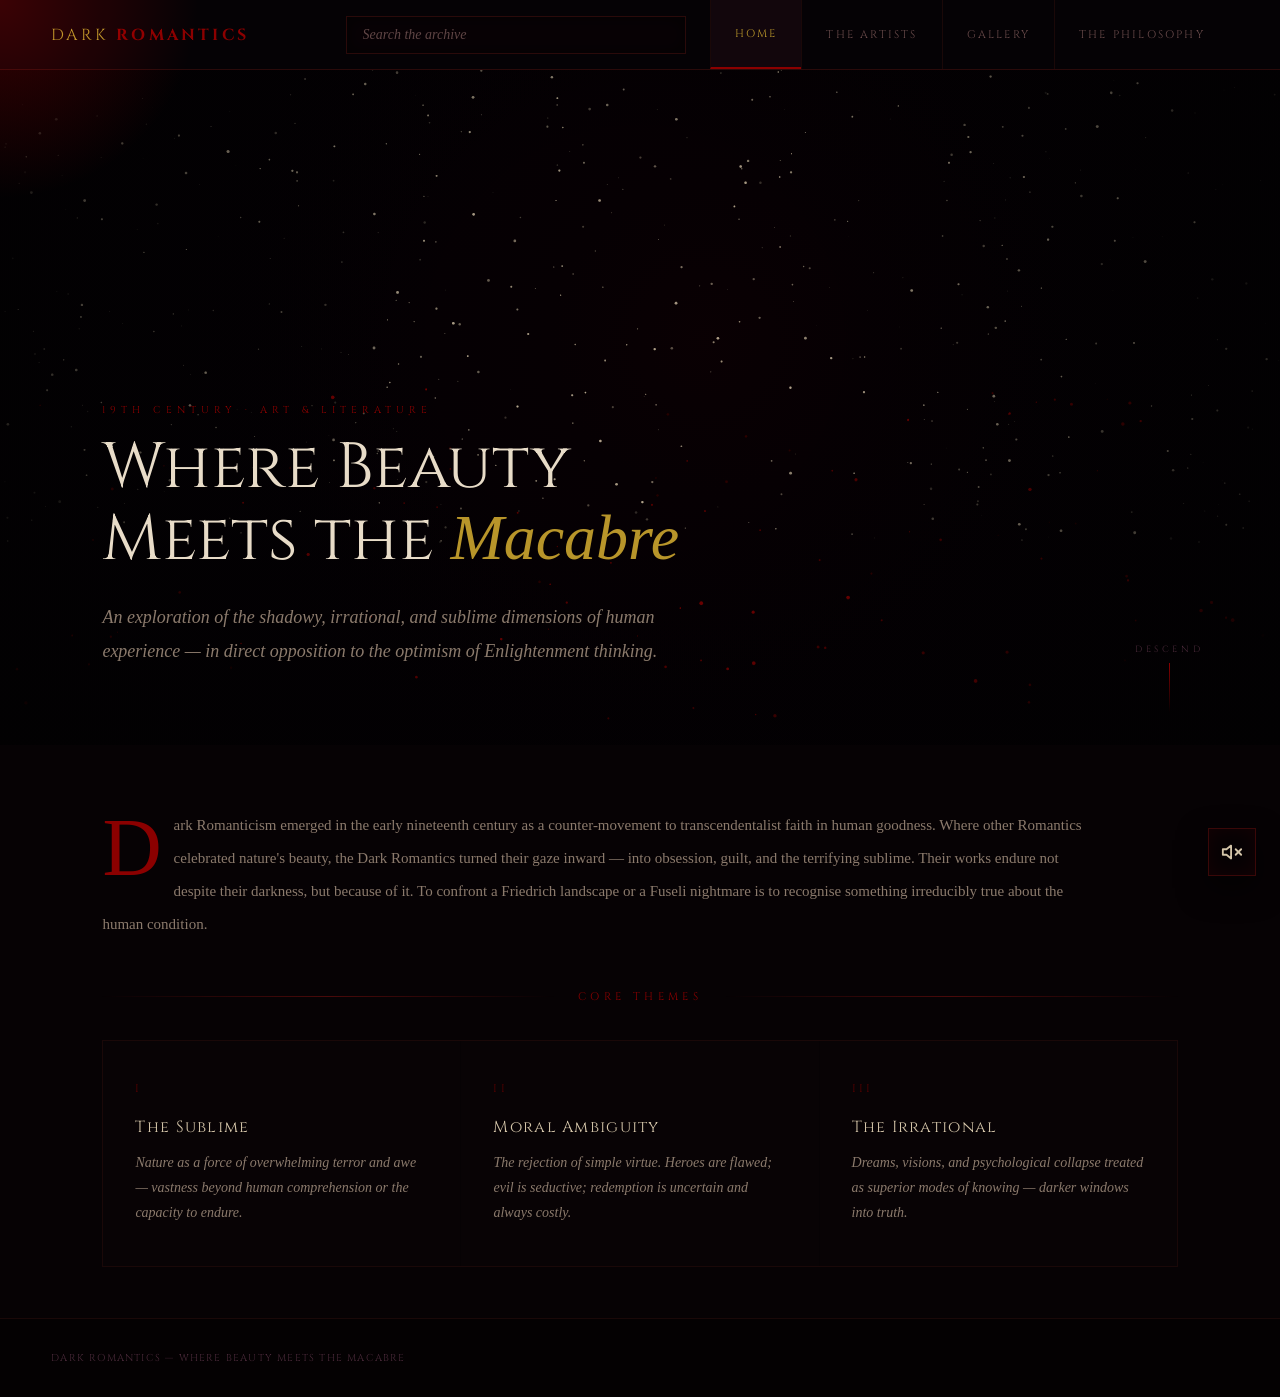
<file: index.html>
<!DOCTYPE html>
<html lang="en">

<head>
    <meta charset="UTF-8">
    <meta name="viewport" content="width=device-width, initial-scale=1.0">
    <title>Dark Romantics | The Macabre Sublime</title>
    <link rel="stylesheet" href="romantics.css">
</head>

<body>
    <div class="cursor-glow"></div>
    <audio id="bg-music" src="assets/903efba0-f496-4e59-9532-8236be4bcba6.mp3" preload="auto" loop></audio>
    <button class="music-toggle" type="button">
        <svg class="music-toggle-icon music-toggle-icon--volume-2 lucide lucide-volume-2" data-icon="lucide:volume-2"
            viewBox="0 0 24 24">
            <path d="M11 5 6 9H2v6h4l5 4V5Z"></path>
            <path d="M15.54 8.46a5 5 0 0 1 0 7.07"></path>
            <path d="M19.07 4.93a10 10 0 0 1 0 14.14"></path>
        </svg>
        <svg class="music-toggle-icon music-toggle-icon--volume-x lucide lucide-volume-x" data-icon="lucide:volume-x"
            viewBox="0 0 24 24">
            <path d="M11 5 6 9H2v6h4l5 4V5Z"></path>
            <path d="m22 9-6 6"></path>
            <path d="m16 9 6 6"></path>
        </svg>
    </button>

    <nav class="nav">
        <div class="logo flicker-text">Dark <b>Romantics</b></div>
        <div class="site-search" role="search">
            <input class="site-search-input" type="search" autocomplete="off" spellcheck="false"
                aria-label="Search Dark Romantics" placeholder="Search the archive">
            <button class="site-search-clear" type="button" aria-label="Clear search">&times;</button>
            <div class="site-search-results" role="listbox" aria-label="Search results"></div>
        </div>
        <div class="nav-links">
            <div id="n0" class="nl active" data-page="home" data-index="0">Home</div>
            <div id="n1" class="nl" data-page="artists" data-index="1">The Artists</div>
            <div id="n2" class="nl" data-page="gallery" data-index="2">Gallery</div>
            <div id="n3" class="nl" data-page="phil" data-index="3">The Philosophy</div>
        </div>
    </nav>

    <div class="pg on" id="pg-home">
        <div class="hero">
            <canvas id="hero-canvas" class="hero-canvas-el"></canvas>
            <div class="vignette"></div>
            <div class="hero-txt parallax-layer" data-speed="0.3">
                <div class="eyebrow slide-up delay-1">19th Century · Art & Literature</div>
                <div class="h1 flicker-text slide-up delay-1">Where Beauty<br>Meets the <i>Macabre</i></div>
                <p class="hero-sub slide-up delay-2">An exploration of the shadowy, irrational, and sublime dimensions
                    of human
                    experience — in direct opposition to the optimism of Enlightenment thinking.</p>
            </div>
            <div class="scroll-hint"><span>Descend</span>
                <div class="scroll-line"></div>
            </div>
        </div>

        <div class="hcontent slide-up">
            <p class="body-txt drop-cap">Dark Romanticism emerged in the early nineteenth century as a counter-movement
                to transcendentalist faith in human goodness. Where other Romantics celebrated nature's beauty, the Dark
                Romantics turned their gaze inward — into obsession, guilt, and the terrifying sublime. Their works
                endure not despite their darkness, but because of it. To confront a Friedrich landscape or a Fuseli
                nightmare is to recognise something irreducibly true about the human condition.</p>

            <div class="divider"><span class="sec-label">Core Themes</span></div>
            <div class="grid">
                <div class="tc hover-glow">
                    <div class="tc-num">I</div>
                    <div class="tc-title">The Sublime</div>
                    <p class="tc-body">Nature as a force of overwhelming terror and awe — vastness beyond human
                        comprehension or the capacity to endure.</p>
                </div>
                <div class="tc hover-glow">
                    <div class="tc-num">II</div>
                    <div class="tc-title">Moral Ambiguity</div>
                    <p class="tc-body">The rejection of simple virtue. Heroes are flawed; evil is seductive; redemption
                        is uncertain and always costly.</p>
                </div>
                <div class="tc hover-glow">
                    <div class="tc-num">III</div>
                    <div class="tc-title">The Irrational</div>
                    <p class="tc-body">Dreams, visions, and psychological collapse treated as superior modes of knowing
                        — darker windows into truth.</p>
                </div>
            </div>
        </div>
    </div>

    <div class="pg" id="pg-artists">
        <div class="hcontent slide-up delay-1" style="padding-bottom:32px">
            <div class="divider"><span class="sec-label">The Artists</span></div>
            <p class="body-txt" style="margin:0">The figures who defined the movement — painters, poets, and novelists
                who dared to illuminate what others feared to name.</p>
        </div>
        <div class="ag slide-up delay-2">
            <div class="ac hover-glow">
                <div class="ac-n">01</div>
                <div class="ac-name">Caspar David Friedrich</div>
                <div class="ac-dates">1774 – 1840 · German</div>
                <p class="ac-bio">The foremost landscape painter of the Romantic period. Friedrich's canvases place
                    solitary figures before vast, indifferent nature — his Rückenfigur technique immersing the viewer in
                    existential contemplation before horizons that offer no comfort.</p><span class="ac-tag">Sublime
                    Landscapes</span>
            </div>
            <div class="ac hover-glow">
                <div class="ac-n">02</div>
                <div class="ac-name">Francisco Goya</div>
                <div class="ac-dates">1746 – 1828 · Spanish</div>
                <p class="ac-bio">Goya's late Black Paintings are among the most harrowing works in Western art history
                    — a private vision of madness, war, and devouring myth painted directly onto the walls of his own
                    home, discovered only after his death.</p><span class="ac-tag">Horror & War</span>
            </div>
            <div class="ac hover-glow">
                <div class="ac-n">03</div>
                <div class="ac-name">Henry Fuseli</div>
                <div class="ac-dates">1741 – 1825 · Swiss–British</div>
                <p class="ac-bio">Fuseli's The Nightmare (1781) is the emblematic image of Dark Romanticism — a demon
                    crouching upon a sleeping woman as a pale horse looms through curtains, rendering the unconscious as
                    a site of violation and dread.</p><span class="ac-tag">Dreams & Demons</span>
            </div>
            <div class="ac hover-glow">
                <div class="ac-n">04</div>
                <div class="ac-name">Edgar Allan Poe</div>
                <div class="ac-dates">1809 – 1849 · American</div>
                <p class="ac-bio">Poe's tales and poems form the literary core of the movement. His exploration of
                    guilt, obsession, and psychological collapse — in The Tell-Tale Heart, The Raven, and The Fall of
                    the House of Usher — defined Gothic fiction for all generations that followed.</p><span
                    class="ac-tag">Gothic Fiction</span>
            </div>
        </div>
    </div>

    <div class="pg" id="pg-gallery">
        <div class="gal-intro slide-up delay-1">
            <div class="divider"><span class="sec-label">Gallery</span></div>
            <p class="body-txt" style="margin: 0;font-style: italic;text-align: center;">Hover to reveal each work from
                the canon. These atmospheric masterpieces now pull directly from the public domain archives.</p>
        </div>
        <div class="gal-grid slide-up delay-2">
            <a class="gi" href="https://en.wikipedia.org/wiki/Wanderer_above_the_Sea_of_Fog" target="_blank">
                <img src="img/Caspar_David_Friedrich_-_Wanderer_above_the_sea_of_fog.jpg" class="gi-img"
                    alt="Wanderer Above the Sea of Fog">
                <div class="gi-overlay">
                    <div class="gi-title">Wanderer Above the Sea of Fog</div>
                    <div class="gi-artist">Caspar David Friedrich</div>
                    <div class="gi-year">1818</div>
                </div>
            </a>
            <a class="gi" href="https://en.wikipedia.org/wiki/The_Nightmare" target="_blank">
                <img src="img/John_Henry_Fuseli_-_The_Nightmare.jpg" class="gi-img" alt="The Nightmare">
                <div class="gi-overlay">
                    <div class="gi-title">The Nightmare</div>
                    <div class="gi-artist">Henry Fuseli</div>
                    <div class="gi-year">1781</div>
                </div>
            </a>
            <a class="gi" href="https://en.wikipedia.org/wiki/Witches%27_Flight" target="_blank">
                <img src="img/Witches_Flight_Goya.jpg" class="gi-img" alt="Witches' Flight">
                <div class="gi-overlay">
                    <div class="gi-title">Witches' Flight</div>
                    <div class="gi-artist">Francisco Goya</div>
                    <div class="gi-year">1798</div>
                </div>
            </a>
            <a class="gi" href="https://en.wikipedia.org/wiki/Two_Men_Contemplating_the_Moon" target="_blank">
                <img src="img/Caspar_David_Friedrich_-_Two_Men_Contemplating_the_Moon_-_Google_Art_Project.jpg"
                    class="gi-img" alt="Two Men Contemplating the Moon">
                <div class="gi-overlay">
                    <div class="gi-title">Two Men Contemplating the Moon</div>
                    <div class="gi-artist">Caspar David Friedrich</div>
                    <div class="gi-year">1825</div>
                </div>
            </a>
            <a class="gi" href="https://en.wikipedia.org/wiki/The_Third_of_May_1808" target="_blank">
                <img src="img/El_tres_de_mayo_de_1808_en_Madrid.jpg" class="gi-img" alt="The Third of May 1808">
                <div class="gi-overlay">
                    <div class="gi-title">The Third of May 1808</div>
                    <div class="gi-artist">Francisco Goya</div>
                    <div class="gi-year">1814</div>
                </div>
            </a>
            <a class="gi" href="https://en.wikipedia.org/wiki/The_Abbey_in_the_Oakwood" target="_blank">
                <img src="img/Caspar_David_Friedrich_-_Abtei_im_Eichwald_-_Google_Art_Project.jpg" class="gi-img"
                    alt="The Abbey in the Oakwood">
                <div class="gi-overlay">
                    <div class="gi-title">The Abbey in the Oakwood</div>
                    <div class="gi-artist">Caspar David Friedrich</div>
                    <div class="gi-year">1810</div>
                </div>
            </a>
        </div>
    </div>

    <div class="pg" id="pg-phil">
        <div class="phil slide-up delay-1">
            <div class="phil-side">
                <div class="phil-toc-head">Contents</div>
                <div class="ti on" data-phil="o">Origins of the movement</div>
                <div class="ti" data-phil="e">Against Enlightenment</div>
                <div class="ti" data-phil="s">The Burkean Sublime</div>
                <div class="ti" data-phil="l">Legacy & influence</div>
            </div>
            <div class="phil-main">
                <div id="pp-o" class="phil-section on">
                    <div class="ph2">Origins of the movement</div>
                    <div class="phil-body">
                        <p>Dark Romanticism did not arise from a vacuum. It emerged in the early decades of the
                            nineteenth century as the shadow-self of mainstream Romanticism — sharing its rejection of
                            Enlightenment rationalism, but diverging sharply in its conclusions about human nature and
                            the natural world.</p>
                        <p>Where figures like Wordsworth saw nature as a source of moral instruction and spiritual
                            renewal, the Dark Romantics — Friedrich, Goya, Fuseli, and their literary counterparts —
                            experienced the same sublime landscapes as something altogether more terrifying: vast,
                            indifferent, and alien to the human soul.</p>
                        <div class="blockquote">
                            <p>"The boundaries of my domain are the boundaries of the universe."</p><cite>— Attributed
                                to Friedrich's artistic philosophy</cite>
                        </div>
                        <p>The movement's origins are inseparable from the political upheavals of the era: the
                            Napoleonic Wars, the failure of revolutionary idealism, and the dawning realisation that
                            reason alone could not secure human dignity.</p>
                    </div>
                </div>
                <div id="pp-e" class="phil-section">
                    <div class="ph2">Against Enlightenment</div>
                    <div class="phil-body">
                        <p>The Enlightenment project rested on confidence in reason as the engine of human progress.
                            Dark Romanticism constitutes a sustained artistic rebuttal of this faith — turning instead
                            toward dreams, visions, psychological obsession, and the parts of experience that reason
                            could neither explain nor contain.</p>
                        <div class="blockquote">
                            <p>"The sleep of reason produces monsters."</p><cite>— Francisco Goya, Los Caprichos No. 43,
                                1799</cite>
                        </div>
                        <p>Goya's meaning is characteristically ambiguous: it is unclear whether the monsters arise
                            because reason sleeps, or whether reason itself is the monster revealed in sleep. This
                            irresolution is the movement's truest philosophical signature.</p>
                    </div>
                </div>
                <div id="pp-s" class="phil-section">
                    <div class="ph2">The Burkean Sublime</div>
                    <div class="phil-body">
                        <p>Edmund Burke's 1757 treatise distinguished the beautiful — harmonious, finite, reassuring —
                            from the sublime: vast, obscure, powerful, and verging on terror. For the Dark Romantics,
                            this terror was not merely aesthetic but existential.</p>
                        <p>Friedrich's figures stand at cliff edges, their backs turned to the viewer, gazing into
                            distances that dwarf and potentially annihilate the self. The sublimity is not uplifting. It
                            is vertiginous. It is a confrontation with the possibility that the universe is not arranged
                            for human comfort.</p>
                    </div>
                </div>
                <div id="pp-l" class="phil-section">
                    <div class="ph2">Legacy & influence</div>
                    <div class="phil-body">
                        <p>The influence of Dark Romanticism on subsequent cultural history is immense. The movement
                            directly prefigures Symbolism and Expressionism in the visual arts; in literature, it plants
                            the seeds of Gothic fiction, horror, and the psychological novel.</p>
                        <p>Contemporary artists from Anselm Kiefer to Guillermo del Toro have acknowledged the
                            movement's enduring power. In an age of accelerating technological optimism, Dark
                            Romanticism's insistence on the irreducible darkness at the heart of human experience feels,
                            if anything, more urgently necessary than ever.</p>
                    </div>
                </div>
            </div>
        </div>
    </div>

    <div class="foot">
        <span class="foot-copy">Dark Romantics — Where Beauty Meets the Macabre</span>
    </div>

    <script src="romantics.js"></script>
</body>

</html>
</file>
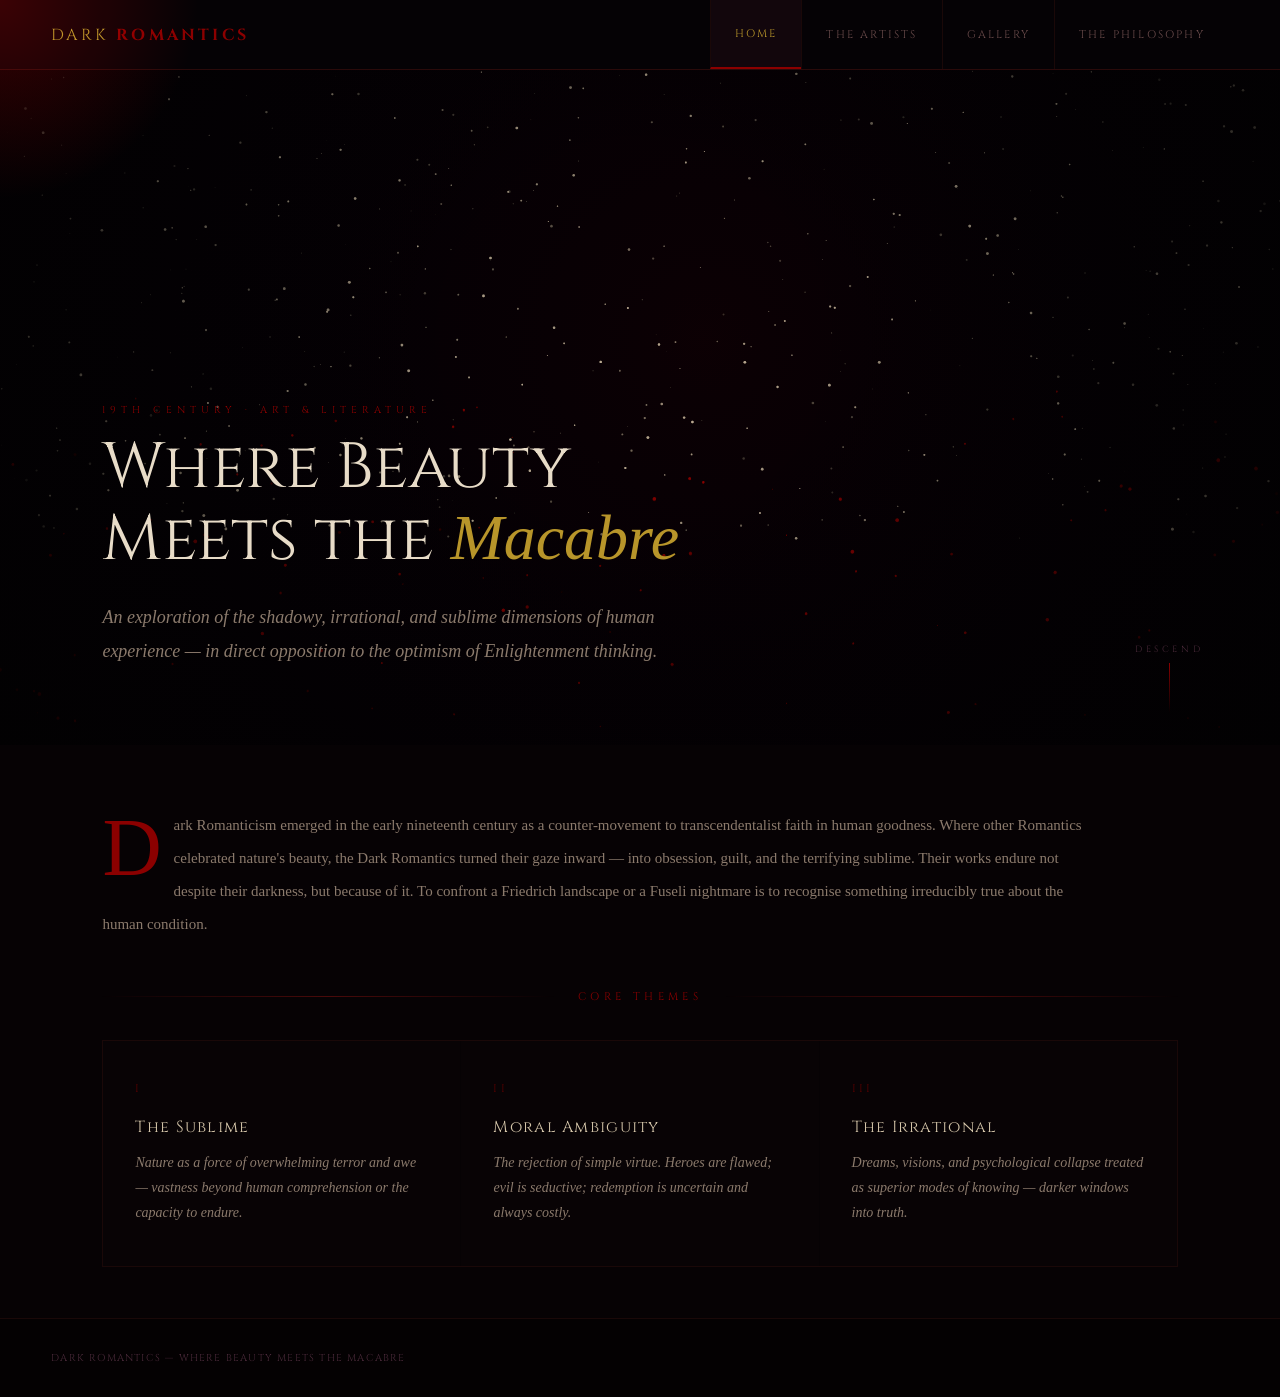
<file: romantics.html>
<!DOCTYPE html>
<html lang="en">

<head>
    <meta charset="UTF-8">
    <meta name="viewport" content="width=device-width, initial-scale=1.0">
    <title>Dark Romantics | The Macabre Sublime</title>
    <link rel="stylesheet" href="romantics.css">
</head>

<body>
    <div class="cursor-glow"></div>

    <nav class="nav">
        <div class="logo flicker-text">Dark <b>Romantics</b></div>
        <div class="nav-links">
            <div id="n0" class="nl active" data-page="home" data-index="0">Home</div>
            <div id="n1" class="nl" data-page="artists" data-index="1">The Artists</div>
            <div id="n2" class="nl" data-page="gallery" data-index="2">Gallery</div>
            <div id="n3" class="nl" data-page="phil" data-index="3">The Philosophy</div>
    </nav>

    <div class="pg on" id="pg-home">
        <div class="hero">
            <canvas id="hero-canvas" class="hero-canvas-el"></canvas>
            <div class="vignette"></div>
            <div class="hero-txt parallax-layer" data-speed="0.3">
                <div class="eyebrow slide-up delay-1">19th Century · Art & Literature</div>
                <div class="h1 flicker-text slide-up delay-1">Where Beauty<br>Meets the <i>Macabre</i></div>
                <p class="hero-sub slide-up delay-2">An exploration of the shadowy, irrational, and sublime dimensions
                    of human
                    experience — in direct opposition to the optimism of Enlightenment thinking.</p>
            </div>
            <div class="scroll-hint"><span>Descend</span>
                <div class="scroll-line"></div>
            </div>
        </div>

        <div class="hcontent slide-up">
            <p class="body-txt drop-cap">Dark Romanticism emerged in the early nineteenth century as a counter-movement
                to transcendentalist faith in human goodness. Where other Romantics celebrated nature's beauty, the Dark
                Romantics turned their gaze inward — into obsession, guilt, and the terrifying sublime. Their works
                endure not despite their darkness, but because of it. To confront a Friedrich landscape or a Fuseli
                nightmare is to recognise something irreducibly true about the human condition.</p>

            <div class="divider"><span class="sec-label">Core Themes</span></div>
            <div class="grid">
                <div class="tc hover-glow">
                    <div class="tc-num">I</div>
                    <div class="tc-title">The Sublime</div>
                    <p class="tc-body">Nature as a force of overwhelming terror and awe — vastness beyond human
                        comprehension or the capacity to endure.</p>
                </div>
                <div class="tc hover-glow">
                    <div class="tc-num">II</div>
                    <div class="tc-title">Moral Ambiguity</div>
                    <p class="tc-body">The rejection of simple virtue. Heroes are flawed; evil is seductive; redemption
                        is uncertain and always costly.</p>
                </div>
                <div class="tc hover-glow">
                    <div class="tc-num">III</div>
                    <div class="tc-title">The Irrational</div>
                    <p class="tc-body">Dreams, visions, and psychological collapse treated as superior modes of knowing
                        — darker windows into truth.</p>
                </div>
            </div>
        </div>
    </div>

    <div class="pg" id="pg-artists">
        <div class="hcontent slide-up delay-1" style="padding-bottom:32px">
            <div class="divider"><span class="sec-label">The Artists</span></div>
            <p class="body-txt" style="margin:0">The figures who defined the movement — painters, poets, and novelists
                who dared to illuminate what others feared to name.</p>
        </div>
        <div class="ag slide-up delay-2">
            <div class="ac hover-glow">
                <div class="ac-n">01</div>
                <div class="ac-name">Caspar David Friedrich</div>
                <div class="ac-dates">1774 – 1840 · German</div>
                <p class="ac-bio">The foremost landscape painter of the Romantic period. Friedrich's canvases place
                    solitary figures before vast, indifferent nature — his Rückenfigur technique immersing the viewer in
                    existential contemplation before horizons that offer no comfort.</p><span class="ac-tag">Sublime
                    Landscapes</span>
            </div>
            <div class="ac hover-glow">
                <div class="ac-n">02</div>
                <div class="ac-name">Francisco Goya</div>
                <div class="ac-dates">1746 – 1828 · Spanish</div>
                <p class="ac-bio">Goya's late Black Paintings are among the most harrowing works in Western art history
                    — a private vision of madness, war, and devouring myth painted directly onto the walls of his own
                    home, discovered only after his death.</p><span class="ac-tag">Horror & War</span>
            </div>
            <div class="ac hover-glow">
                <div class="ac-n">03</div>
                <div class="ac-name">Henry Fuseli</div>
                <div class="ac-dates">1741 – 1825 · Swiss–British</div>
                <p class="ac-bio">Fuseli's The Nightmare (1781) is the emblematic image of Dark Romanticism — a demon
                    crouching upon a sleeping woman as a pale horse looms through curtains, rendering the unconscious as
                    a site of violation and dread.</p><span class="ac-tag">Dreams & Demons</span>
            </div>
            <div class="ac hover-glow">
                <div class="ac-n">04</div>
                <div class="ac-name">Edgar Allan Poe</div>
                <div class="ac-dates">1809 – 1849 · American</div>
                <p class="ac-bio">Poe's tales and poems form the literary core of the movement. His exploration of
                    guilt, obsession, and psychological collapse — in The Tell-Tale Heart, The Raven, and The Fall of
                    the House of Usher — defined Gothic fiction for all generations that followed.</p><span
                    class="ac-tag">Gothic Fiction</span>
            </div>
        </div>
    </div>

    <div class="pg" id="pg-gallery">
        <div class="gal-intro slide-up delay-1">
            <div class="divider"><span class="sec-label">Gallery</span></div>
            <p class="body-txt" style="margin: 0;font-style: italic;text-align: center;">Hover to reveal each work from
                the canon. These atmospheric masterpieces now pull directly from the public domain archives.</p>
        </div>
        <div class="gal-grid slide-up delay-2">
            <a class="gi"
                href="https://en.wikipedia.org/wiki/Wanderer_above_the_Sea_of_Fog"
                target="_blank">
                <img src="img/Caspar_David_Friedrich_-_Wanderer_above_the_sea_of_fog.jpg" class="gi-img"
                    alt="Wanderer Above the Sea of Fog">
                <div class="gi-overlay">
                    <div class="gi-title">Wanderer Above the Sea of Fog</div>
                    <div class="gi-artist">Caspar David Friedrich</div>
                    <div class="gi-year">1818</div>
                </div>
            </a>
            <a class="gi"
                href="https://en.wikipedia.org/wiki/The_Nightmare"
                target="_blank">
                <img src="img/John_Henry_Fuseli_-_The_Nightmare.jpg" class="gi-img" alt="The Nightmare">
                <div class="gi-overlay">
                    <div class="gi-title">The Nightmare</div>
                    <div class="gi-artist">Henry Fuseli</div>
                    <div class="gi-year">1781</div>
                </div>
            </a>
            <a class="gi"
                href="https://en.wikipedia.org/wiki/Witches%27_Flight"
                target="_blank">
                <img src="img/Witches_Flight_Goya.jpg" class="gi-img" alt="Witches' Flight">
                <div class="gi-overlay">
                    <div class="gi-title">Witches' Flight</div>
                    <div class="gi-artist">Francisco Goya</div>
                    <div class="gi-year">1798</div>
                </div>
            </a>
            <a class="gi"
                href="https://en.wikipedia.org/wiki/Two_Men_Contemplating_the_Moon"
                target="_blank">
                <img src="img/Caspar_David_Friedrich_-_Two_Men_Contemplating_the_Moon_-_Google_Art_Project.jpg"
                    class="gi-img" alt="Two Men Contemplating the Moon">
                <div class="gi-overlay">
                    <div class="gi-title">Two Men Contemplating the Moon</div>
                    <div class="gi-artist">Caspar David Friedrich</div>
                    <div class="gi-year">1825</div>
                </div>
            </a>
            <a class="gi"
                href="https://en.wikipedia.org/wiki/The_Third_of_May_1808"
                target="_blank">
                <img src="img/El_tres_de_mayo_de_1808_en_Madrid.jpg" class="gi-img" alt="The Third of May 1808">
                <div class="gi-overlay">
                    <div class="gi-title">The Third of May 1808</div>
                    <div class="gi-artist">Francisco Goya</div>
                    <div class="gi-year">1814</div>
                </div>
            </a>
            <a class="gi"
                href="https://en.wikipedia.org/wiki/The_Abbey_in_the_Oakwood"
                target="_blank">
                <img src="img/Caspar_David_Friedrich_-_Abtei_im_Eichwald_-_Google_Art_Project.jpg" class="gi-img"
                    alt="The Abbey in the Oakwood">
                <div class="gi-overlay">
                    <div class="gi-title">The Abbey in the Oakwood</div>
                    <div class="gi-artist">Caspar David Friedrich</div>
                    <div class="gi-year">1810</div>
                </div>
            </a>
        </div>
    </div>

    <div class="pg" id="pg-phil">
        <div class="phil slide-up delay-1">
            <div class="phil-side">
                <div class="phil-toc-head">Contents</div>
                <div class="ti on" data-phil="o">Origins of the movement</div>
                <div class="ti" data-phil="e">Against Enlightenment</div>
                <div class="ti" data-phil="s">The Burkean Sublime</div>
                <div class="ti" data-phil="l">Legacy & influence</div>
            </div>
            <div class="phil-main">
                <div id="pp-o" class="phil-section on">
                    <div class="ph2">Origins of the movement</div>
                    <div class="phil-body">
                        <p>Dark Romanticism did not arise from a vacuum. It emerged in the early decades of the nineteenth century as the shadow-self of mainstream Romanticism — sharing its rejection of Enlightenment rationalism, but diverging sharply in its conclusions about human nature and the natural world.</p>
                        <p>Where figures like Wordsworth saw nature as a source of moral instruction and spiritual renewal, the Dark Romantics — Friedrich, Goya, Fuseli, and their literary counterparts — experienced the same sublime landscapes as something altogether more terrifying: vast, indifferent, and alien to the human soul.</p>
                        <div class="blockquote"><p>"The boundaries of my domain are the boundaries of the universe."</p><cite>— Attributed to Friedrich's artistic philosophy</cite></div>
                        <p>The movement's origins are inseparable from the political upheavals of the era: the Napoleonic Wars, the failure of revolutionary idealism, and the dawning realisation that reason alone could not secure human dignity.</p>
                    </div>
                </div>
                <div id="pp-e" class="phil-section">
                    <div class="ph2">Against Enlightenment</div>
                    <div class="phil-body">
                        <p>The Enlightenment project rested on confidence in reason as the engine of human progress. Dark Romanticism constitutes a sustained artistic rebuttal of this faith — turning instead toward dreams, visions, psychological obsession, and the parts of experience that reason could neither explain nor contain.</p>
                        <div class="blockquote"><p>"The sleep of reason produces monsters."</p><cite>— Francisco Goya, Los Caprichos No. 43, 1799</cite></div>
                        <p>Goya's meaning is characteristically ambiguous: it is unclear whether the monsters arise because reason sleeps, or whether reason itself is the monster revealed in sleep. This irresolution is the movement's truest philosophical signature.</p>
                    </div>
                </div>
                <div id="pp-s" class="phil-section">
                    <div class="ph2">The Burkean Sublime</div>
                    <div class="phil-body">
                        <p>Edmund Burke's 1757 treatise distinguished the beautiful — harmonious, finite, reassuring — from the sublime: vast, obscure, powerful, and verging on terror. For the Dark Romantics, this terror was not merely aesthetic but existential.</p>
                        <p>Friedrich's figures stand at cliff edges, their backs turned to the viewer, gazing into distances that dwarf and potentially annihilate the self. The sublimity is not uplifting. It is vertiginous. It is a confrontation with the possibility that the universe is not arranged for human comfort.</p>
                    </div>
                </div>
                <div id="pp-l" class="phil-section">
                    <div class="ph2">Legacy & influence</div>
                    <div class="phil-body">
                        <p>The influence of Dark Romanticism on subsequent cultural history is immense. The movement directly prefigures Symbolism and Expressionism in the visual arts; in literature, it plants the seeds of Gothic fiction, horror, and the psychological novel.</p>
                        <p>Contemporary artists from Anselm Kiefer to Guillermo del Toro have acknowledged the movement's enduring power. In an age of accelerating technological optimism, Dark Romanticism's insistence on the irreducible darkness at the heart of human experience feels, if anything, more urgently necessary than ever.</p>
                    </div>
                </div>
            </div>
        </div>
    </div>

    <div class="foot">
        <span class="foot-copy">Dark Romantics — Where Beauty Meets the Macabre</span>
    </div>

    <script src="romantics.js"></script>
</body>

</html>
</file>
<file: romantics.css>
@import url('https://fonts.googleapis.com/css2?family=IM+Fell+English:ital@0;1&family=Cinzel:wght@400;600&display=swap');

* {
    margin: 0;
    padding: 0;
    box-sizing: border-box;
}

:root {
    --black: #060204;
    --redblack: #0a0407;
    --bloodred: #8b0000;
    --darkred: #5a0000;
    --white: #e8dcc8;
    --sand: #d4c5a9;
    --grey: #8b7a6c;
    --gold: #b8952a;
    --serif: 'TEXT', Georgia, serif;
    --display: 'Cinzel', Georgia, serif;
}

body {
    width: 100%;
    max-width: 100% !important;
    min-height: 100vh;
    overflow-x: hidden;
    scroll-behavior: smooth;

    background: var(--black);
    display: flex;
    flex-direction: column;

    color: var(--grey);
}

/* Cursor */
body {
    cursor: none;
}

.cursor-glow {
    position: fixed;
    top: 0;
    left: 0;
    width: 400px;
    height: 400px;
    background: radial-gradient(circle, rgba(139, 0, 0, 0.395), rgba(0, 0, 0, 0) 70%);
    border-radius: 50%;
    transform: translate(-50%, -50%);
    pointer-events: none;
    z-index: 9999;
    transition: opacity 0.3s;
    mix-blend-mode: screen;
}

.music-toggle {
    position: fixed;
    right: 24px;
    bottom: 24px;
    z-index: 300;
    display: grid;
    place-items: center;
    width: 48px;
    height: 48px;
    border: 1px solid #3a0808;
    background: rgba(8, 3, 5, 0.9);
    box-shadow: 0 12px 30px rgba(0, 0, 0, 0.65), inset 0 0 18px rgba(139, 0, 0, 0.1);
    color: var(--sand);
    cursor: none;
    transition: border-color .3s ease, box-shadow .3s ease, color .3s ease, background .3s ease;
}

.music-toggle:hover,
.music-toggle:focus-visible {
    border-color: var(--bloodred);
    background: rgba(12, 4, 7, 0.96);
    box-shadow: 0 14px 34px rgba(0, 0, 0, 0.72), 0 0 22px rgba(139, 0, 0, 0.22);
    color: var(--gold);
    outline: none;
}

.music-toggle-icon {
    display: block;
    width: 22px;
    height: 22px;
    fill: none;
    stroke: currentColor;
    stroke-width: 2;
    stroke-linecap: round;
    stroke-linejoin: round;
}

.music-toggle-icon--volume-2 {
    display: none;
}

.music-toggle.is-playing .music-toggle-icon--volume-2 {
    display: block;
}

.music-toggle.is-playing .music-toggle-icon--volume-x {
    display: none;
}

/* Animaton */
@keyframes candleFlicker {

    0%,
    100% {
        opacity: 1;
        text-shadow: 0 0 10px rgba(139, 0, 0, 0.4);
    }

    50% {
        opacity: 0.8;
        text-shadow: 0 0 2px rgba(139, 0, 0, 0.2);
    }

    75% {
        opacity: 0.95;
        text-shadow: 0 0 15px rgba(139, 0, 0, 0.6);
    }
}

.flicker-text {
    animation: candleFlicker 4s infinite alternate;
}

.hover-glow {
    transition: all 0.5s cubic-bezier(0.2, 0.8, 0.2, 1);
}

.hover-glow:hover {
    transform: translateY(-5px);
    box-shadow: 0 10px 30px rgba(0, 0, 0, 0.8), inset 0 0 20px rgba(139, 0, 0, 0.1);
}

.slide-up {
    opacity: 0;
    transform: translateY(30px);
}

.pg.on .slide-up {
    animation: slideUpAnim 0.8s cubic-bezier(0.2, 0.8, 0.2, 1) forwards;
}

.pg.on .delay-1 {
    animation-delay: 0.1s;
}

.pg.on .delay-2 {
    animation-delay: 0.3s;
}

@keyframes slideUpAnim {
    to {
        opacity: 1;
        transform: translateY(0);
    }
}

/* Nav */
.nav {
    background: rgba(6, 3, 6, 0.95);
    backdrop-filter: blur(10px);
    border-bottom: 1px solid #2a0a0a;
    display: flex;
    align-items: center;
    justify-content: space-between;
    gap: 24px;
    padding: 0 4vw;
    height: 70px;
    position: sticky;
    top: 0;
    z-index: 100;
}

.logo {
    font-family: var(--display);
    font-size: 16px;
    letter-spacing: .2em;
    color: var(--gold);
    text-transform: uppercase;
    flex: 0 0 auto;
}

.logo b {
    color: var(--bloodred);
}

.site-search {
    position: relative;
    width: 340px;
    flex: 0 0 340px;
    margin-left: auto;
}

.site-search-input {
    width: 100%;
    height: 38px;
    border: 1px solid #2a0a0a;
    border-radius: 0;
    outline: none;
    background: rgba(8, 3, 5, 0.88);
    box-shadow: inset 0 0 18px rgba(0, 0, 0, 0.65);
    color: var(--sand);
    caret-color: var(--gold);
    cursor: text;
    font-family: var(--serif);
    font-size: 14px;
    font-style: italic;
    padding: 0 42px 0 16px;
    transition: border-color .3s ease, box-shadow .3s ease, background .3s ease;
}

.site-search-input::placeholder {
    color: #5f4545;
}

.site-search-input::-webkit-search-decoration,
.site-search-input::-webkit-search-cancel-button,
.site-search-input::-webkit-search-results-button,
.site-search-input::-webkit-search-results-decoration {
    display: none;
}

.site-search-input:focus {
    border-color: var(--bloodred);
    background: rgba(12, 4, 7, 0.96);
    box-shadow: inset 0 0 18px rgba(0, 0, 0, 0.75), 0 0 18px rgba(139, 0, 0, 0.18);
}

.site-search-clear {
    position: absolute;
    top: 50%;
    right: 9px;
    width: 24px;
    height: 24px;
    border: 0;
    background: transparent;
    color: #6a4b4b;
    cursor: pointer;
    font-family: var(--display);
    font-size: 18px;
    line-height: 24px;
    opacity: 0;
    pointer-events: none;
    transform: translateY(-50%);
    transition: color .3s ease, opacity .3s ease;
}

.site-search.has-query .site-search-clear {
    opacity: 1;
    pointer-events: auto;
}

.site-search-clear:hover,
.site-search-clear:focus {
    color: var(--gold);
    outline: none;
}

.site-search-results {
    position: absolute;
    top: calc(100% + 10px);
    left: 0;
    right: 0;
    z-index: 200;
    display: none;
    max-height: 360px;
    overflow-x: hidden;
    overflow-y: auto;
    overscroll-behavior: contain;
    scrollbar-color: rgba(139, 0, 0, 0.78) rgba(12, 4, 7, 0.92);
    scrollbar-width: thin;
    border: 1px solid #2a0a0a;
    background: rgba(5, 2, 4, 0.98);
    box-shadow: 0 18px 45px rgba(0, 0, 0, 0.78), inset 0 1px 0 rgba(184, 149, 42, 0.08);
}

.site-search-results::-webkit-scrollbar {
    width: 8px;
    height: 0;
}

.site-search-results::-webkit-scrollbar-track {
    background: rgba(12, 4, 7, 0.92);
    border-left: 1px solid #1a0808;
}

.site-search-results::-webkit-scrollbar-thumb {
    background: linear-gradient(to bottom, var(--bloodred), #3a0808);
    border: 2px solid rgba(12, 4, 7, 0.92);
}

.site-search-results::-webkit-scrollbar-thumb:hover {
    background: linear-gradient(to bottom, var(--gold), var(--bloodred));
}

.site-search-results::-webkit-scrollbar-corner {
    background: transparent;
}

.site-search.open .site-search-results {
    display: block;
}

.site-search-result {
    display: block;
    width: 100%;
    border: 0;
    border-bottom: 1px solid #180606;
    background: transparent;
    color: inherit;
    cursor: pointer;
    padding: 14px 16px 15px;
    text-align: left;
    transition: background .25s ease;
}

.site-search-result:last-child {
    border-bottom: 0;
}

.site-search-result:hover,
.site-search-result:focus {
    background: #12060c;
    outline: none;
}

.site-search-result-kicker {
    display: block;
    margin-bottom: 5px;
    color: var(--bloodred);
    font-family: var(--display);
    font-size: 9px;
    letter-spacing: .22em;
    text-transform: uppercase;
}

.site-search-result-title {
    display: block;
    margin-bottom: 6px;
    color: var(--sand);
    font-family: var(--display);
    font-size: 13px;
    letter-spacing: .06em;
    line-height: 1.35;
}

.site-search-result-snippet {
    display: block;
    color: #7f6d60;
    font-family: var(--serif);
    font-size: 13px;
    font-style: italic;
    line-height: 1.5;
    overflow-wrap: anywhere;
}

.site-search-empty {
    color: #6a4b4b;
    font-family: var(--serif);
    font-size: 14px;
    font-style: italic;
    line-height: 1.5;
    padding: 16px;
}

.nav-links {
    display: flex;
    height: 100%;
    flex: 0 0 auto;
}

.nl {
    font-family: var(--display);
    font-size: 11px;
    letter-spacing: .2em;
    text-transform: uppercase;
    color: #6a4b4b;
    padding: 0 24px;
    display: flex;
    align-items: center;
    border-left: 1px solid #1a0808;
    transition: 0.4s;
}

.nl:hover,
.nl.active {
    color: var(--sand);
    background: #12060c;
}

.nl.active {
    color: var(--gold);
    border-bottom: 2px solid var(--bloodred);
}

/* Pages */
.pg {
    display: none;
    flex: 1;
}

.pg.on {
    display: block;
}

.hero {
    position: relative;
    height: 75vh;
    min-height: 500px;
    background: #030103;
    overflow: hidden;
    display: flex;
    align-items: flex-end;
    padding: 6vw 8vw;
}

.hero-canvas-el {
    position: absolute;
    inset: 0;
    width: 100%;
    height: 100%;
}

.vignette {
    position: absolute;
    inset: 0;
    background: radial-gradient(circle at 50% 40%, transparent 20%, rgba(2, 1, 2, 0.95) 100%);
    pointer-events: none;
}

.hero-txt {
    position: relative;
    z-index: 2;
    max-width: 800px;
}

.eyebrow {
    font-family: var(--display);
    font-size: 10px;
    letter-spacing: .5em;
    color: var(--bloodred);
    text-transform: uppercase;
    margin-bottom: 16px;
}

.h1 {
    font-family: var(--display);
    font-size: clamp(40px, 5vw, 64px);
    color: var(--white);
    line-height: 1.1;
    font-weight: 400;
    margin-bottom: 24px;
}

.h1 i {
    color: var(--gold);
    font-style: italic;
    font-family: var(--serif);
}

.hero-sub {
    font-family: var(--serif);
    font-size: clamp(14px, 1.5vw, 18px);
    color: var(--grey);
    max-width: 600px;
    line-height: 1.9;
    font-style: italic;
}

.scroll-hint {
    position: absolute;
    bottom: 32px;
    right: 6vw;
    z-index: 2;
    display: flex;
    flex-direction: column;
    align-items: center;
    gap: 8px;
}

.scroll-hint span {
    font-family: var(--display);
    font-size: 9px;
    letter-spacing: .4em;
    color: #4a2a3a;
    text-transform: uppercase;
}

.scroll-line {
    width: 1px;
    height: 50px;
    background: linear-gradient(to bottom, var(--bloodred), transparent);
    animation: scrollpulse 2.5s ease-in-out infinite;
}

@keyframes scrollpulse {

    0%,
    100% {
        transform: scaleY(0.3);
        opacity: 0.2;
        transform-origin: top;
    }

    50% {
        transform: scaleY(1);
        opacity: 1;
        transform-origin: top;
    }
}

.hcontent {
    padding: 5vw 8vw 2vw;
}

.hero,
.hcontent,
.tc,
.ac,
.gi,
.phil-section {
    scroll-margin-top: 92px;
}

.drop-cap::first-letter {
    font-family: var(--serif);
    float: left;
    font-size: 82px;
    line-height: .75;
    color: var(--bloodred);
    margin: 0 12px 0 0;
    padding-top: 8px;
}

.body-txt {
    font-family: var(--serif);
    font-size: 15px;
    color: var(--grey);
    line-height: 2.2;
    margin-bottom: 36px;
    max-width: 1000px;
}

.sec-label {
    font-family: var(--display);
    font-size: 11px;
    letter-spacing: .4em;
    color: var(--bloodred);
    text-transform: uppercase;
}

.divider {
    display: flex;
    align-items: center;
    gap: 24px;
    margin: 48px 0 36px;
}

.divider::before,
.divider::after {
    content: '';
    flex: 1;
    height: 1px;
    background: linear-gradient(90deg, transparent, #4a0a0a, transparent);
}

/* Pages Grids */
.grid {
    display: grid;
    grid-template-columns: repeat(auto-fit, minmax(min(100%, 300px), 1fr));
    gap: 1px;
    background: var(--black);
    border: 1px solid #1a0808;
    margin-bottom: 2vw;
}

.tc {
    background: #080305;
    padding: 40px 32px;
    position: relative;
    overflow: hidden;
}

.tc-num {
    font-family: var(--display);
    font-size: 11px;
    letter-spacing: .3em;
    color: var(--darkred);
    margin-bottom: 20px;
}

.tc-title {
    font-family: var(--display);
    font-size: 16px;
    color: var(--sand);
    margin-bottom: 12px;
    letter-spacing: .08em;
}

.tc-body {
    font-family: var(--serif);
    font-size: 14px;
    color: var(--grey);
    line-height: 1.8;
    font-style: italic;
}

.ag {
    display: grid;
    grid-template-columns: repeat(auto-fit, minmax(min(100%, 400px), 1fr));
    gap: 1px;
    background: var(--black);
    margin: 0 8vw 4vw;
    border: 1px solid #1a0808;
}

.ac {
    background-color: #080305;
    padding: 48px;
    border-left: 3px solid transparent;
}

.ac:hover {
    border-left-color: var(--bloodred);
}

.ac-n {
    font-family: var(--display);
    font-size: 10px;
    letter-spacing: .2em;
    color: #4a2a2a;
    margin-bottom: 12px;
}

.ac-name {
    font-family: var(--display);
    font-size: 24px;
    color: var(--white);
    margin-bottom: 6px;
}

.ac-dates {
    font-family: var(--serif);
    font-size: 13px;
    color: #7a4a4a;
    margin-bottom: 20px;
    letter-spacing: .08em;
    font-style: italic;
}

.ac-bio {
    font-family: var(--serif);
    font-size: 15px;
    color: var(--grey);
    line-height: 1.9;
    font-style: italic;
}

.ac-tag {
    display: inline-block;
    margin-top: 24px;
    font-family: var(--display);
    font-size: 9px;
    letter-spacing: .2em;
    text-transform: uppercase;
    color: var(--bloodred);
    border: 1px solid #3a0808;
    padding: 6px 16px;
    background: rgba(139, 0, 0, 0.05);
}

.gal-grid {
    display: grid;
    grid-template-columns: repeat(auto-fit, minmax(min(100%, 300px), 1fr));
    gap: 1px;
    background: var(--black);
    margin: 0 8vw 4vw;
    border: 1px solid #1a0808;
}

.gi {
    position: relative;
    overflow: hidden;
    aspect-ratio: 2/3;
    background: #050203;
    cursor: none;
    display: block;
    color: inherit;
    text-decoration: none;
}

.gi-img {
    width: 100%;
    height: 100%;
    object-fit: scale-down;
    filter: brightness(0.6) contrast(1.1) saturate(0.8) sepia(0.2);
    transition: filter 0.6s ease, transform 1s ease;
}

.gi:hover .gi-img {
    filter: brightness(0.3) contrast(1.3) saturate(0.5);
    transform: scale(1.05);
}

.gi-overlay {
    position: absolute;
    inset: 0;
    background: linear-gradient(to top, rgba(4, 1, 4, 0.98), rgba(4, 1, 4, 0.1));
    display: flex;
    flex-direction: column;
    align-items: center;
    justify-content: flex-end;
    padding: 40px 32px;
    opacity: 0;
    transition: opacity .6s ease;
    border-bottom: 2px solid var(--bloodred);
}

.gi:hover .gi-overlay {
    opacity: 1;
}

.gi-title {
    font-family: var(--display);
    font-size: 16px;
    color: var(--sand);
    text-align: center;
    margin-bottom: 12px;
    letter-spacing: .08em;
    line-height: 1.4;
}

.gi-artist {
    font-family: var(--serif);
    font-size: 13px;
    color: var(--bloodred);
    letter-spacing: .1em;
    font-style: italic;
}

.gi-year {
    font-family: var(--display);
    font-size: 10px;
    letter-spacing: .25em;
    color: #6a4040;
    margin-top: 10px;
}

.phil {
    display: grid;
    grid-template-columns: 300px 1fr;
    border-top: 1px solid #1a0808;
    min-height: 70vh;
}

.phil-side {
    background: #060204;
    border-right: 1px solid #1a0808;
    padding: 5vw 3vw;
}

.phil-toc-head {
    font-family: var(--display);
    font-size: 11px;
    letter-spacing: .35em;
    color: var(--darkred);
    margin-bottom: 32px;
    text-transform: uppercase;
}

.ti {
    font-family: var(--serif);
    font-size: 15px;
    color: #6a4b4b;
    padding: 16px 0;
    border-bottom: 1px solid #150810;
    cursor: none;
    transition: all .3s ease;
    font-style: italic;
}

.ti:hover {
    color: var(--sand);
    padding-left: 8px;
}

.ti.on {
    color: var(--white);
    padding-left: 12px;
    border-bottom-color: var(--bloodred);
}

.ti.on::before {
    content: '— ';
    color: var(--bloodred);
}

.phil-section.on {
    display: block;
}

.phil-section {
    display: none;
}

.phil-main {
    padding: 6vw 8vw;
    background: #080305;
}

.ph2 {
    font-family: var(--display);
    font-size: 28px;
    color: var(--white);
    font-weight: 400;
    margin-bottom: 32px;
    letter-spacing: .05em;
}

.phil-body {
    font-family: var(--serif);
    font-size: 16px;
    color: var(--grey);
    line-height: 2.2;
    font-style: italic;
    max-width: 800px;
}

.phil-body p {
    margin-bottom: 24px;
}

.blockquote {
    border-left: 2px solid var(--bloodred);
    padding: 24px 32px;
    margin: 40px 0;
    background: linear-gradient(90deg, #0d0406, transparent);
}

.blockquote p {
    font-family: var(--serif);
    font-size: 19px;
    color: var(--sand);
    font-style: italic;
    line-height: 1.8;
    margin: 0 0 16px;
}

.blockquote cite {
    font-family: var(--display);
    font-size: 10px;
    letter-spacing: .2em;
    color: var(--bloodred);
    text-transform: uppercase;
}

/* Footer */
.foot {
    background: #040102;
    border-top: 1px solid #1a0808;
    padding: 32px 4vw;
    display: flex;
    justify-content: space-between;
    align-items: center;
    margin-top: auto;
}

.foot-copy {
    font-family: var(--display);
    font-size: 10px;
    color: #4a2a3a;
    text-transform: uppercase;
    letter-spacing: .12em;
}
</file>
